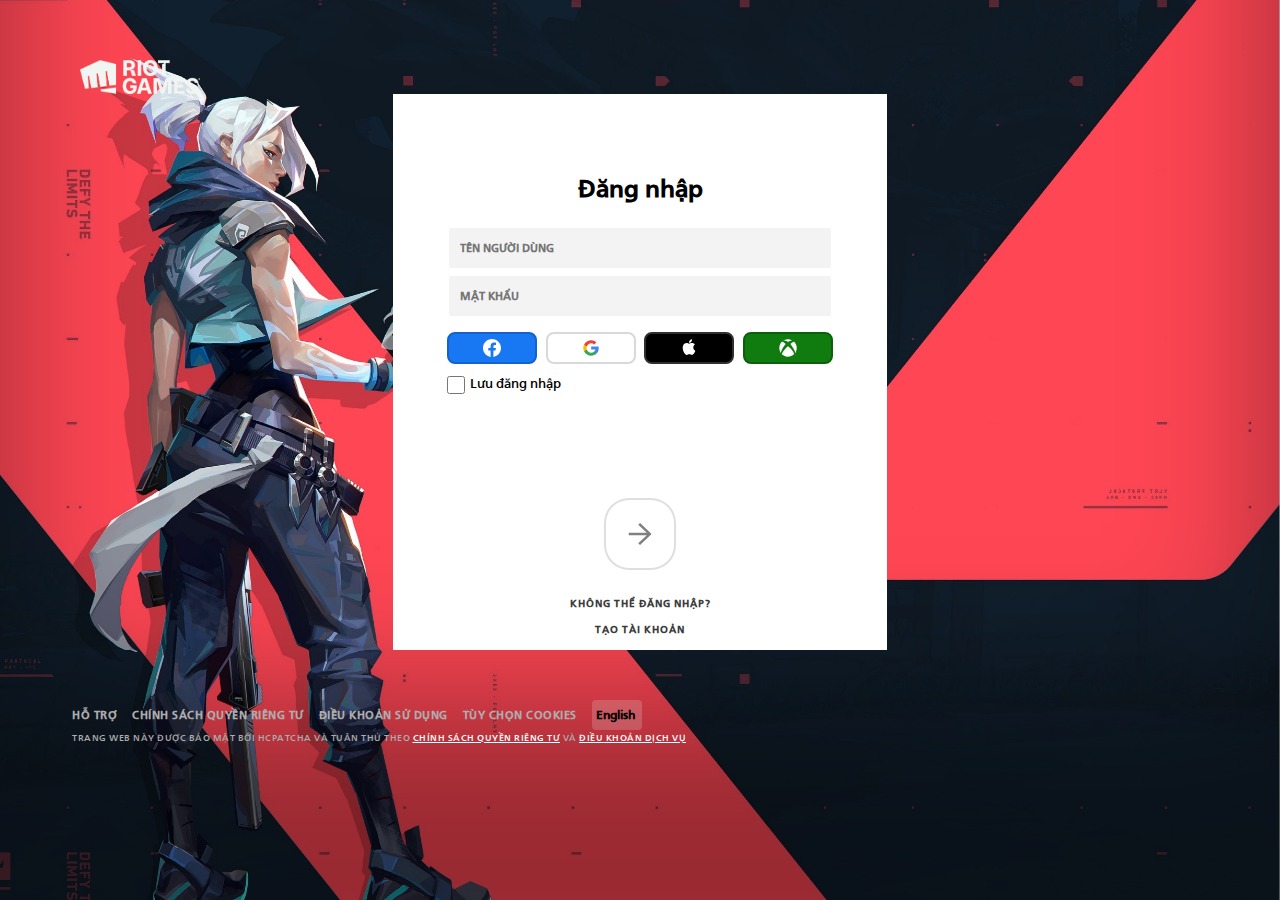
<file: assets/pages/dangNhap.html>
<html>
<head>
    <link rel="stylesheet" href="https://fonts.googleapis.com/css2?family=Material+Symbols+Outlined:opsz,wght,FILL,GRAD@20,400,0,0" />
    <title>Đăng nhập</title>
    <link rel="icon" href="../images/rioticon-mini.ico">
    <link rel="stylesheet" href="../css/dangNhap.css">
</head>
<body>
    <header><img src="../images/riot-game-logo.png" alt=""></header>
    <form name="loginform" action=""></form>
    <main>
        <h2>Đăng nhập</h2>
        <div class="loginform">
            <div class="information">
            <div class="inputcontainer"><input id="username" name="username" type="text" value="" placeholder="TÊN NGƯỜI DÙNG"><label>TÊN NGƯỜI DÙNG</label></div>
            <div class="inputcontainer"><input id="password" name="password" type="password" value="" placeholder="MẬT KHẨU"><label>MẬT KHẨU</label></div>
            <div class="buttonholder">
                <button type="button" name="facebook" style="background-color:#1877F2; border: 2px solid #1363cc;"><svg role="img" viewBox="0 0 24 24"><path d="M24 12C24 5.37258 18.6274 0 12 0C5.37258 0 0 5.37258 0 12C0 17.9895 4.3882 22.954 10.125 23.8542V15.4687H7.07812V12H10.125V9.35625C10.125 6.34875 11.9166 4.6875 14.6576 4.6875C15.9705 4.6875 17.3438 4.92187 17.3438 4.92187V7.875H15.8306C14.34 7.875 13.875 8.80008 13.875 9.74906V12H17.2031L16.6711 15.4687H13.875V23.8542C19.6118 22.954 24 17.9895 24 12Z" fill="white"></path></svg><title id="social">social icon</title></button>
                <button type="button" name="google" style="background-color:#FFFFFF; border: 2px solid #d9d9d9"><svg role="img" viewBox="10 10 28 28"><path d="M35.9999 24.2741C35.9999 23.4584 35.9324 22.6384 35.7884 21.8359H24.2417V26.4565H30.854C30.5796 27.9467 29.6979 29.2649 28.407 30.1026V33.1007H32.3519C34.6684 31.0108 35.9999 27.9246 35.9999 24.2741Z" fill="#4285F4"></path><path d="M24.2417 35.9984C27.5434 35.9984 30.3277 34.9359 32.3564 33.1018L28.4115 30.1037C27.314 30.8356 25.8971 31.25 24.2462 31.25C21.0526 31.25 18.3447 29.1382 17.3731 26.2988H13.3022V29.3895C15.3804 33.4412 19.6131 35.9984 24.2417 35.9984Z" fill="#34A853"></path><path d="M17.3685 26.298C16.8557 24.8078 16.8557 23.1941 17.3685 21.7039V18.6133H13.3022C11.5659 22.0037 11.5659 25.9982 13.3022 29.3886L17.3685 26.298Z" fill="#FBBC04"></path><path d="M24.2417 16.7492C25.987 16.7227 27.6738 17.3664 28.9378 18.548L32.4329 15.1223C30.2198 13.0854 27.2825 11.9655 24.2417 12.0008C19.6131 12.0008 15.3804 14.558 13.3022 18.6142L17.3686 21.7048C18.3357 18.8611 21.0481 16.7492 24.2417 16.7492Z" fill="#EA4335"></path></svg></button>
                <button type="button" name="apple" style="background-color:#000000; border: 2px solid #2f2f2f"><svg role="img" viewBox="0 0 24 32"><path d="M23.25 20.765C23.25 20.8551 22.7096 22.7465 21.3586 24.7279C20.1877 26.4392 19.0169 28.0604 17.1255 28.1505C15.2341 28.1505 14.6937 27.0697 12.5321 27.0697C10.3705 27.0697 9.74001 28.1505 8.02874 28.2405C6.22741 28.3306 4.78634 26.4392 3.70554 24.7279C1.27375 21.2153 -0.527587 14.9107 1.90421 10.6775C3.07508 8.606 5.23668 7.255 7.57841 7.255C9.37974 7.255 11.091 8.42586 12.1718 8.42586C13.2526 8.42586 15.3241 6.9848 17.4857 7.16493C18.3864 7.16493 20.9083 7.5252 22.5295 9.86693C22.4394 9.957 19.4672 11.6683 19.5573 15.0908C19.5573 19.3239 23.1599 20.765 23.25 20.765ZM16.0447 4.91326C17.0354 3.7424 17.6659 2.1212 17.4857 0.5C16.1347 0.590067 14.4235 1.40067 13.4327 2.57153C12.5321 3.56227 11.7215 5.27353 11.9917 6.80466C13.5228 6.9848 15.0539 6.08413 16.0447 4.91326Z" fill="white"></path></svg></button>
                <button type="button" name="xbox" style="background-color:#107C10; border: 2px solid #0c600c"><svg role="img" viewBox="0 0 22 22"><path d="M9.93695 21.6234C8.29366 21.4662 6.62994 20.8763 5.20074 19.9444C4.00311 19.1634 3.73266 18.8424 3.73266 18.2017C3.73266 16.9148 5.14843 14.6608 7.57072 12.0912C8.94642 10.6319 10.8627 8.92132 11.0699 8.96764C11.4727 9.05767 14.6936 12.1977 15.8993 13.6758C17.806 16.0132 18.6826 17.9271 18.2373 18.7803C17.8988 19.4289 15.7983 20.6966 14.2551 21.1836C12.9833 21.585 11.3129 21.7552 9.93695 21.6234ZM2.11512 16.8637C1.11992 15.3377 0.617109 13.8355 0.37435 11.6627C0.29419 10.9452 0.322915 10.5348 0.556372 9.06223C0.847342 7.22683 1.89314 5.10352 3.14977 3.79678C3.68498 3.24024 3.73278 3.22668 4.38516 3.44633C5.1774 3.71307 6.02345 4.29706 7.33555 5.48286L8.1011 6.17471L7.68305 6.68801C5.74247 9.07072 3.6939 12.4481 2.92186 14.5377C2.50215 15.6736 2.33286 16.8139 2.51345 17.2886C2.63538 17.6091 2.52339 17.4897 2.11512 16.8637ZM19.584 17.1232C19.6823 16.6435 19.558 15.7626 19.2666 14.874C18.6354 12.9498 16.5258 9.37002 14.5886 6.93613L13.9788 6.16995L14.6385 5.56448C15.5 4.77392 16.0981 4.30055 16.7434 3.89855C17.2526 3.58132 17.9804 3.30049 18.2932 3.30049C18.486 3.30049 19.165 4.00471 19.7131 4.77324C20.562 5.96354 21.1865 7.40644 21.5029 8.90851C21.7073 9.87904 21.7244 11.9565 21.5358 12.9247C21.3811 13.7192 21.0544 14.7498 20.7357 15.4488C20.4969 15.9725 19.903 16.9896 19.6427 17.3206C19.5089 17.4908 19.5088 17.4904 19.584 17.1232ZM10.1129 2.93713C9.21907 2.48348 7.84018 1.99652 7.07848 1.86551C6.81145 1.81958 6.35593 1.79396 6.06622 1.80859C5.43776 1.8403 5.46583 1.80746 6.47401 1.3314C7.31219 0.935622 8.01134 0.702884 8.96046 0.503706C10.0281 0.279644 12.035 0.277015 13.0857 0.4983C14.2205 0.737308 15.5568 1.23432 16.3098 1.69745L16.5336 1.8351L16.0201 1.80918C14.9998 1.75769 13.5128 2.16968 11.9162 2.94621C11.4347 3.18043 11.0157 3.3675 10.9853 3.36191C10.9548 3.35633 10.5622 3.16518 10.1129 2.93713Z" fill="white"></path></svg></button>
            </div>
            <div class="checkbox">
                <label>
                <input id="staysignedin" class="checkboxinput" name="staysignedin" value="staysignedin" type="checkbox"><span>Lưu đăng nhập</span>
                </label>
            </div>
            </div>
        </div>
        <div class="submit">
            <div>
                <button class="submit-button" type="submit" name="submit"><svg role="img" viewBox="0 0 32 32" aria-labelledby="forward"><path d="M22.8011 14.75L14.2234 6.70971L16.0474 5L26.8695 15.1441C27.3732 15.6163 27.3732 16.3817 26.8695 16.8538L16.0474 26.998L14.2234 25.2883L22.7989 17.25H4.75V14.75H22.8011Z" fill="grey"></path></svg></button>
            </div>
        </div>
        <div class="option">
            <span style="margin:0px 0px 8px; text-align:center"><a href="#">KHÔNG THỂ ĐĂNG NHẬP?</a></span>
            <span style="text-align:center"><a href="#">TẠO TÀI KHOẢN</a></span>
        </div>
    </form>
    </main>
    <footer>
        <div class="footer">
            <div class="footer-link-container">
                <div class="footer-link">
                    <a href="#">HỖ TRỢ</a>
                    <a href="#">CHÍNH SÁCH QUYỀN RIÊNG TƯ</a>
                    <a href="#">ĐIỀU KHOẢN SỬ DỤNG</a>
                    <a href="#">TÙY CHỌN COOKIES</a>
                    <!-- <svg width="12" height="12" viewBox="0 0 12 12" fill="none"><path d="M5.994 0C2.682 0 0 2.688 0 6C0 9.312 2.682 12 5.994 12C9.312 12 12 9.312 12 6C12 2.688 9.312 0 5.994 0ZM10.152 3.6H8.382C8.19 2.85 7.914 2.13 7.554 1.464C8.658 1.842 9.576 2.61 10.152 3.6ZM6 1.224C6.498 1.944 6.888 2.742 7.146 3.6H4.854C5.112 2.742 5.502 1.944 6 1.224ZM1.356 7.2C1.26 6.816 1.2 6.414 1.2 6C1.2 5.586 1.26 5.184 1.356 4.8H3.384C3.336 5.196 3.3 5.592 3.3 6C3.3 6.408 3.336 6.804 3.384 7.2H1.356ZM1.848 8.4H3.618C3.81 9.15 4.086 9.87 4.446 10.536C3.342 10.158 2.424 9.396 1.848 8.4ZM3.618 3.6H1.848C2.424 2.604 3.342 1.842 4.446 1.464C4.086 2.13 3.81 2.85 3.618 3.6ZM6 10.776C5.502 10.056 5.112 9.258 4.854 8.4H7.146C6.888 9.258 6.498 10.056 6 10.776ZM7.404 7.2H4.596C4.542 6.804 4.5 6.408 4.5 6C4.5 5.592 4.542 5.19 4.596 4.8H7.404C7.458 5.19 7.5 5.592 7.5 6C7.5 6.408 7.458 6.804 7.404 7.2ZM7.554 10.536C7.914 9.87 8.19 9.15 8.382 8.4H10.152C9.576 9.39 8.658 10.158 7.554 10.536ZM8.616 7.2C8.664 6.804 8.7 6.408 8.7 6C8.7 5.592 8.664 5.196 8.616 4.8H10.644C10.74 5.184 10.8 5.586 10.8 6C10.8 6.414 10.74 6.816 10.644 7.2H8.616Z" fill="#ADADAD"></path></svg> -->
                </div>    
                <select class="language"><option value="EN" lang="en">English</option><option value="cs" lang="cs">Čeština</option><option value="de" lang="de">Deutsch</option><option value="el" lang="el">ελληνικά</option><option value="es" lang="es">Español</option><option value="ES-MX" lang="ES-MX">Español (Latinoamérica)</option><option value="fr" lang="fr">Français</option><option value="hu" lang="hu">Magyar</option><option value="id" lang="id">Bahasa Indonesia</option><option value="it" lang="it">Italiano</option><option value="ms" lang="ms">Bahasa Melayu</option><option value="pl" lang="pl">Polski</option><option value="pt-BR" lang="pt-BR">Português do Brasil</option><option value="ro" lang="ro">Română</option><option value="ru" lang="ru">Русский</option><option value="th" lang="th">ภาษาไทย</option><option value="tr" lang="tr">Türkçe</option><option value="vi" lang="vi">Tiếng Việt</option><option value="ja" lang="ja">日本語</option><option value="ko" lang="ko">한국어</option><option value="ZH-MY" lang="ZH-MY">中文(简体)</option><option value="ZH-TW" lang="ZH-TW">中文(繁體)</option><option value="ar" lang="ar">العربية</option></select>
            </div>
            <div class="termsline">
                TRANG WEB NÀY ĐƯỢC BẢO MẬT BỞI HCPATCHA VÀ TUÂN THỦ THEO <a href="#">CHÍNH SÁCH QUYỀN RIÊNG TƯ</a> VÀ <a href="#">ĐIỀU KHOẢN DỊCH VỤ</a>
            </div>
        </div>
    </footer>
</body>
</html>
</file>
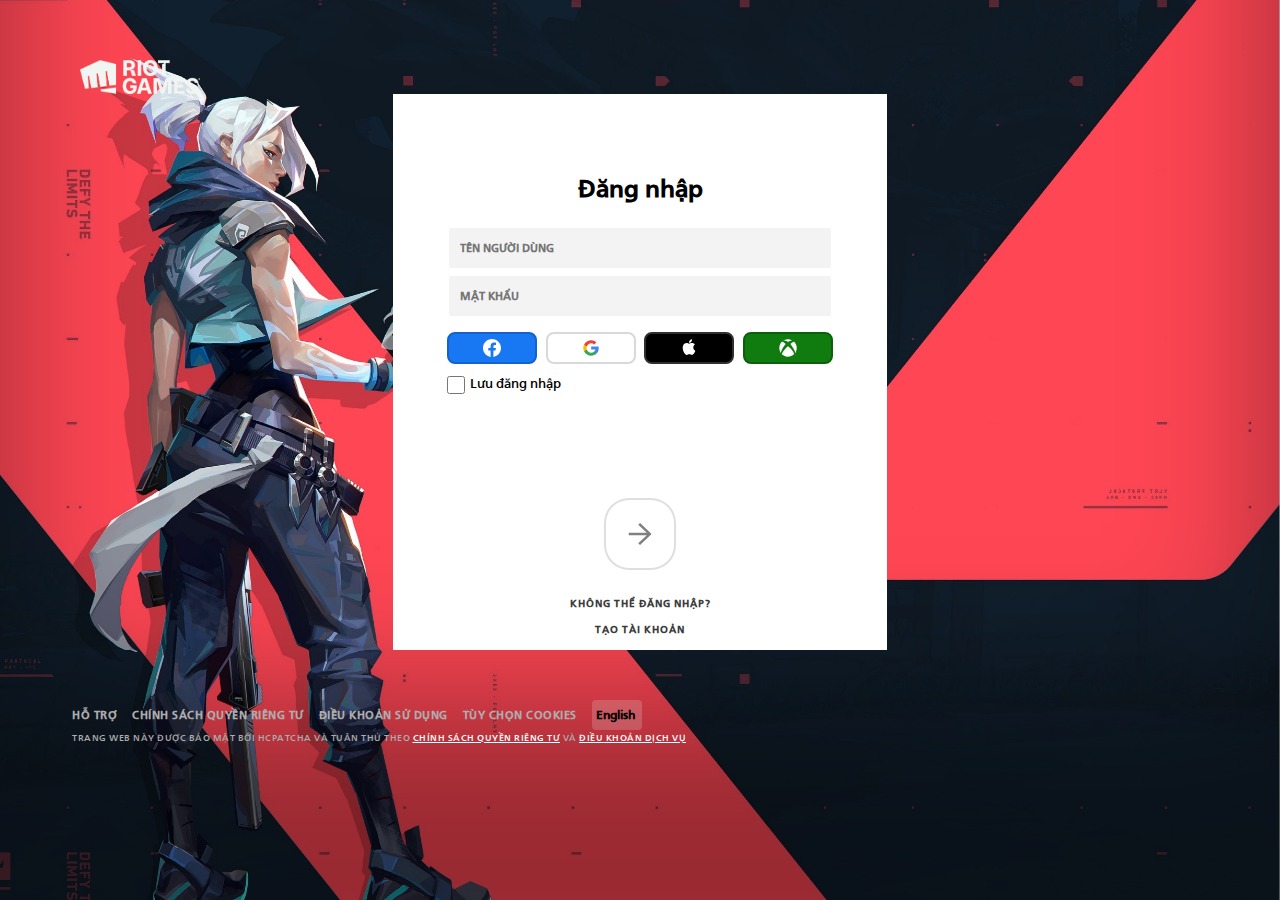
<file: assets/pages/login.html>
<html>
<head>
    <link rel="stylesheet" href="https://fonts.googleapis.com/css2?family=Material+Symbols+Outlined:opsz,wght,FILL,GRAD@20,400,0,0" />
    <title>Đăng nhập</title>
    <link rel="icon" href="../images/rioticon-mini.ico">
    <link rel="stylesheet" href="../css/login.css">
</head>
<body>
    <header><img src="../images/riot-game-logo.png" alt=""></header>
    <form name="loginform" action=""></form>
    <main>
        <h2>Đăng nhập</h2>
        <div class="loginform">
            <div class="information">
            <div class="inputcontainer"><input id="username" name="username" type="text" value="" placeholder="TÊN NGƯỜI DÙNG"><label>TÊN NGƯỜI DÙNG</label></div>
            <div class="inputcontainer"><input id="password" name="password" type="password" value="" placeholder="MẬT KHẨU"><label>MẬT KHẨU</label></div>
            <div class="buttonholder">
                <button type="button" name="facebook" style="background-color:#1877F2; border: 2px solid #1363cc;"><svg role="img" viewBox="0 0 24 24"><path d="M24 12C24 5.37258 18.6274 0 12 0C5.37258 0 0 5.37258 0 12C0 17.9895 4.3882 22.954 10.125 23.8542V15.4687H7.07812V12H10.125V9.35625C10.125 6.34875 11.9166 4.6875 14.6576 4.6875C15.9705 4.6875 17.3438 4.92187 17.3438 4.92187V7.875H15.8306C14.34 7.875 13.875 8.80008 13.875 9.74906V12H17.2031L16.6711 15.4687H13.875V23.8542C19.6118 22.954 24 17.9895 24 12Z" fill="white"></path></svg><title id="social">social icon</title></button>
                <button type="button" name="google" style="background-color:#FFFFFF; border: 2px solid #d9d9d9"><svg role="img" viewBox="10 10 28 28"><path d="M35.9999 24.2741C35.9999 23.4584 35.9324 22.6384 35.7884 21.8359H24.2417V26.4565H30.854C30.5796 27.9467 29.6979 29.2649 28.407 30.1026V33.1007H32.3519C34.6684 31.0108 35.9999 27.9246 35.9999 24.2741Z" fill="#4285F4"></path><path d="M24.2417 35.9984C27.5434 35.9984 30.3277 34.9359 32.3564 33.1018L28.4115 30.1037C27.314 30.8356 25.8971 31.25 24.2462 31.25C21.0526 31.25 18.3447 29.1382 17.3731 26.2988H13.3022V29.3895C15.3804 33.4412 19.6131 35.9984 24.2417 35.9984Z" fill="#34A853"></path><path d="M17.3685 26.298C16.8557 24.8078 16.8557 23.1941 17.3685 21.7039V18.6133H13.3022C11.5659 22.0037 11.5659 25.9982 13.3022 29.3886L17.3685 26.298Z" fill="#FBBC04"></path><path d="M24.2417 16.7492C25.987 16.7227 27.6738 17.3664 28.9378 18.548L32.4329 15.1223C30.2198 13.0854 27.2825 11.9655 24.2417 12.0008C19.6131 12.0008 15.3804 14.558 13.3022 18.6142L17.3686 21.7048C18.3357 18.8611 21.0481 16.7492 24.2417 16.7492Z" fill="#EA4335"></path></svg></button>
                <button type="button" name="apple" style="background-color:#000000; border: 2px solid #2f2f2f"><svg role="img" viewBox="0 0 24 32"><path d="M23.25 20.765C23.25 20.8551 22.7096 22.7465 21.3586 24.7279C20.1877 26.4392 19.0169 28.0604 17.1255 28.1505C15.2341 28.1505 14.6937 27.0697 12.5321 27.0697C10.3705 27.0697 9.74001 28.1505 8.02874 28.2405C6.22741 28.3306 4.78634 26.4392 3.70554 24.7279C1.27375 21.2153 -0.527587 14.9107 1.90421 10.6775C3.07508 8.606 5.23668 7.255 7.57841 7.255C9.37974 7.255 11.091 8.42586 12.1718 8.42586C13.2526 8.42586 15.3241 6.9848 17.4857 7.16493C18.3864 7.16493 20.9083 7.5252 22.5295 9.86693C22.4394 9.957 19.4672 11.6683 19.5573 15.0908C19.5573 19.3239 23.1599 20.765 23.25 20.765ZM16.0447 4.91326C17.0354 3.7424 17.6659 2.1212 17.4857 0.5C16.1347 0.590067 14.4235 1.40067 13.4327 2.57153C12.5321 3.56227 11.7215 5.27353 11.9917 6.80466C13.5228 6.9848 15.0539 6.08413 16.0447 4.91326Z" fill="white"></path></svg></button>
                <button type="button" name="xbox" style="background-color:#107C10; border: 2px solid #0c600c"><svg role="img" viewBox="0 0 22 22"><path d="M9.93695 21.6234C8.29366 21.4662 6.62994 20.8763 5.20074 19.9444C4.00311 19.1634 3.73266 18.8424 3.73266 18.2017C3.73266 16.9148 5.14843 14.6608 7.57072 12.0912C8.94642 10.6319 10.8627 8.92132 11.0699 8.96764C11.4727 9.05767 14.6936 12.1977 15.8993 13.6758C17.806 16.0132 18.6826 17.9271 18.2373 18.7803C17.8988 19.4289 15.7983 20.6966 14.2551 21.1836C12.9833 21.585 11.3129 21.7552 9.93695 21.6234ZM2.11512 16.8637C1.11992 15.3377 0.617109 13.8355 0.37435 11.6627C0.29419 10.9452 0.322915 10.5348 0.556372 9.06223C0.847342 7.22683 1.89314 5.10352 3.14977 3.79678C3.68498 3.24024 3.73278 3.22668 4.38516 3.44633C5.1774 3.71307 6.02345 4.29706 7.33555 5.48286L8.1011 6.17471L7.68305 6.68801C5.74247 9.07072 3.6939 12.4481 2.92186 14.5377C2.50215 15.6736 2.33286 16.8139 2.51345 17.2886C2.63538 17.6091 2.52339 17.4897 2.11512 16.8637ZM19.584 17.1232C19.6823 16.6435 19.558 15.7626 19.2666 14.874C18.6354 12.9498 16.5258 9.37002 14.5886 6.93613L13.9788 6.16995L14.6385 5.56448C15.5 4.77392 16.0981 4.30055 16.7434 3.89855C17.2526 3.58132 17.9804 3.30049 18.2932 3.30049C18.486 3.30049 19.165 4.00471 19.7131 4.77324C20.562 5.96354 21.1865 7.40644 21.5029 8.90851C21.7073 9.87904 21.7244 11.9565 21.5358 12.9247C21.3811 13.7192 21.0544 14.7498 20.7357 15.4488C20.4969 15.9725 19.903 16.9896 19.6427 17.3206C19.5089 17.4908 19.5088 17.4904 19.584 17.1232ZM10.1129 2.93713C9.21907 2.48348 7.84018 1.99652 7.07848 1.86551C6.81145 1.81958 6.35593 1.79396 6.06622 1.80859C5.43776 1.8403 5.46583 1.80746 6.47401 1.3314C7.31219 0.935622 8.01134 0.702884 8.96046 0.503706C10.0281 0.279644 12.035 0.277015 13.0857 0.4983C14.2205 0.737308 15.5568 1.23432 16.3098 1.69745L16.5336 1.8351L16.0201 1.80918C14.9998 1.75769 13.5128 2.16968 11.9162 2.94621C11.4347 3.18043 11.0157 3.3675 10.9853 3.36191C10.9548 3.35633 10.5622 3.16518 10.1129 2.93713Z" fill="white"></path></svg></button>
            </div>
            <div class="checkbox">
                <label>
                <input id="staysignedin" class="checkboxinput" name="staysignedin" value="staysignedin" type="checkbox"><span>Lưu đăng nhập</span>
                </label>
            </div>
            </div>
        </div>
        <div class="submit">
            <div>
                <button class="submit-button" type="submit" name="submit"><svg role="img" viewBox="0 0 32 32" aria-labelledby="forward"><path d="M22.8011 14.75L14.2234 6.70971L16.0474 5L26.8695 15.1441C27.3732 15.6163 27.3732 16.3817 26.8695 16.8538L16.0474 26.998L14.2234 25.2883L22.7989 17.25H4.75V14.75H22.8011Z" fill="grey"></path></svg></button>
            </div>
        </div>
        <div class="option">
            <span style="margin:0px 0px 8px; text-align:center"><a href="#">KHÔNG THỂ ĐĂNG NHẬP?</a></span>
            <span style="text-align:center"><a href="#">TẠO TÀI KHOẢN</a></span>
        </div>
    </form>
    </main>
    <footer>
        <div class="footer">
            <div class="footer-link-container">
                <div class="footer-link">
                    <a href="#">HỖ TRỢ</a>
                    <a href="#">CHÍNH SÁCH QUYỀN RIÊNG TƯ</a>
                    <a href="#">ĐIỀU KHOẢN SỬ DỤNG</a>
                    <a href="#">TÙY CHỌN COOKIES</a>
                    <!-- <svg width="12" height="12" viewBox="0 0 12 12" fill="none"><path d="M5.994 0C2.682 0 0 2.688 0 6C0 9.312 2.682 12 5.994 12C9.312 12 12 9.312 12 6C12 2.688 9.312 0 5.994 0ZM10.152 3.6H8.382C8.19 2.85 7.914 2.13 7.554 1.464C8.658 1.842 9.576 2.61 10.152 3.6ZM6 1.224C6.498 1.944 6.888 2.742 7.146 3.6H4.854C5.112 2.742 5.502 1.944 6 1.224ZM1.356 7.2C1.26 6.816 1.2 6.414 1.2 6C1.2 5.586 1.26 5.184 1.356 4.8H3.384C3.336 5.196 3.3 5.592 3.3 6C3.3 6.408 3.336 6.804 3.384 7.2H1.356ZM1.848 8.4H3.618C3.81 9.15 4.086 9.87 4.446 10.536C3.342 10.158 2.424 9.396 1.848 8.4ZM3.618 3.6H1.848C2.424 2.604 3.342 1.842 4.446 1.464C4.086 2.13 3.81 2.85 3.618 3.6ZM6 10.776C5.502 10.056 5.112 9.258 4.854 8.4H7.146C6.888 9.258 6.498 10.056 6 10.776ZM7.404 7.2H4.596C4.542 6.804 4.5 6.408 4.5 6C4.5 5.592 4.542 5.19 4.596 4.8H7.404C7.458 5.19 7.5 5.592 7.5 6C7.5 6.408 7.458 6.804 7.404 7.2ZM7.554 10.536C7.914 9.87 8.19 9.15 8.382 8.4H10.152C9.576 9.39 8.658 10.158 7.554 10.536ZM8.616 7.2C8.664 6.804 8.7 6.408 8.7 6C8.7 5.592 8.664 5.196 8.616 4.8H10.644C10.74 5.184 10.8 5.586 10.8 6C10.8 6.414 10.74 6.816 10.644 7.2H8.616Z" fill="#ADADAD"></path></svg> -->
                </div>    
                <select data-testid="language-selector"><option value="EN" lang="en">English</option><option value="cs" lang="cs">Čeština</option><option value="de" lang="de">Deutsch</option><option value="el" lang="el">ελληνικά</option><option value="es" lang="es">Español</option><option value="ES-MX" lang="ES-MX">Español (Latinoamérica)</option><option value="fr" lang="fr">Français</option><option value="hu" lang="hu">Magyar</option><option value="id" lang="id">Bahasa Indonesia</option><option value="it" lang="it">Italiano</option><option value="ms" lang="ms">Bahasa Melayu</option><option value="pl" lang="pl">Polski</option><option value="pt-BR" lang="pt-BR">Português do Brasil</option><option value="ro" lang="ro">Română</option><option value="ru" lang="ru">Русский</option><option value="th" lang="th">ภาษาไทย</option><option value="tr" lang="tr">Türkçe</option><option value="vi" lang="vi">Tiếng Việt</option><option value="ja" lang="ja">日本語</option><option value="ko" lang="ko">한국어</option><option value="ZH-MY" lang="ZH-MY">中文(简体)</option><option value="ZH-TW" lang="ZH-TW">中文(繁體)</option><option value="ar" lang="ar">العربية</option></select>
            </div>
            <div class="termsline">
                TRANG WEB NÀY ĐƯỢC BẢO MẬT BỞI HCPATCHA VÀ TUÂN THỦ THEO <a href="#">CHÍNH SÁCH QUYỀN RIÊNG TƯ</a> VÀ <a href="#">ĐIỀU KHOẢN DỊCH VỤ</a>
            </div>
        </div>
    </footer>
</body>
</html>
</file>
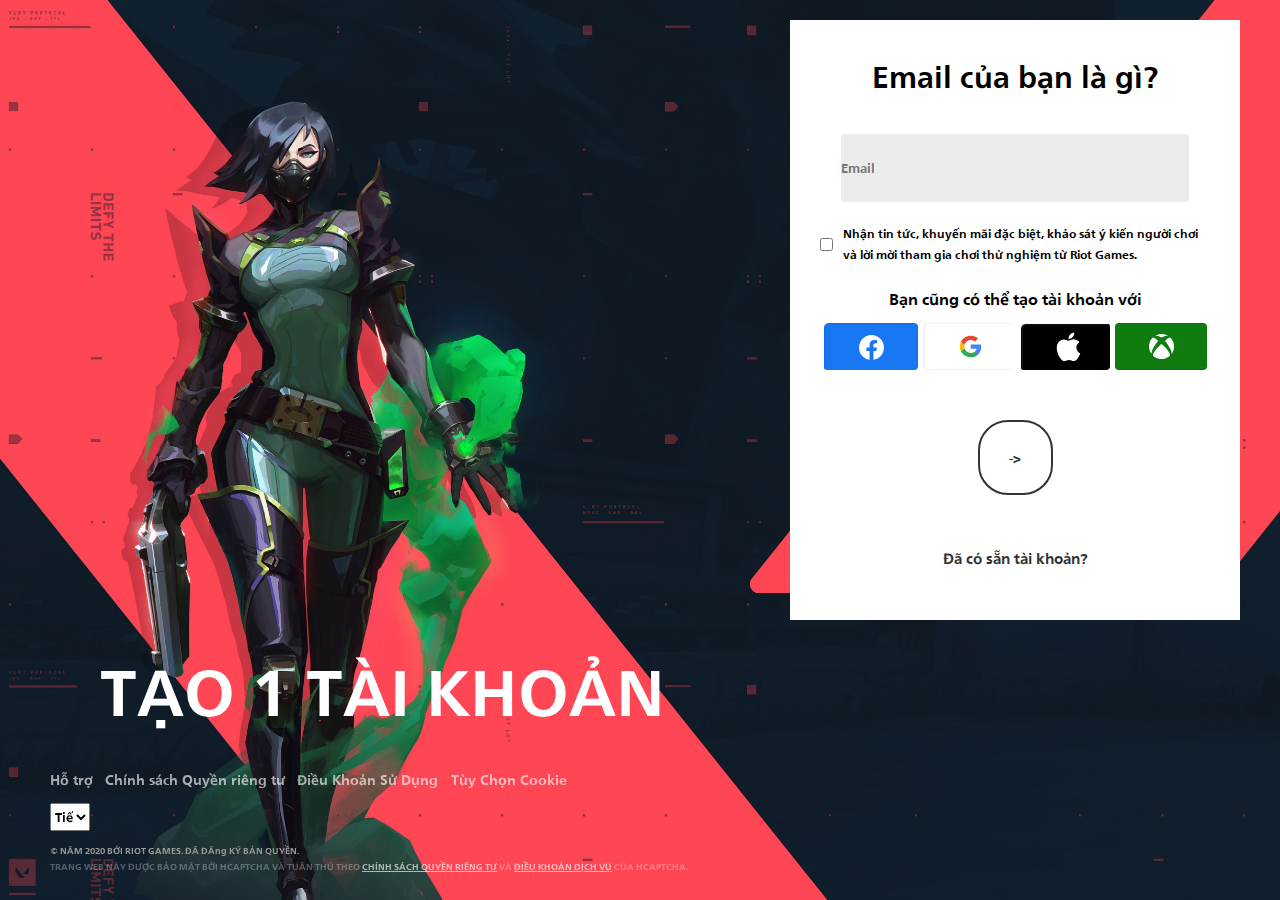
<file: assets/pages/TaoTaiKhoan.html>
<!DOCTYPE html>
<html lang="vi">
    <head>
      <meta charset="utf-8">
      <link rel="shortcut icon" type="image/x-icon" href="../images/val-favicon.ico"/>
      <title>Tạo tài khoản</title>
      <meta name="viewport" content="width=device-width, user-scalable=no, maximum-scale=1.0">
      <link rel="stylesheet" href="/assets/css/TaoTaiKhoan.css">
</head>
<body class="screen">       
    <div class="main">  
        <div class="TieuDe"><h3 class="title" >TẠO 1 TÀI KHOẢN</h3>  </div>             
        <div class="signup-wrapper">
            <form>
                <h5 class="heading-title">Email của bạn là gì?</h5>
                <div class="field">
                    <div class="field__input">
                        <input name="email" spellcheck="false" class="email" type="email" autocomplete="on" placeholder="Email">
                    </div>
                </div>
                <div class="checkbox-newsletter">
                    <label class="checkbox-newsletter__label">
                        <input type="checkbox" name="newsletter">
                        <span class="checkbox__text">Nhận tin tức, khuyến mãi đặc biệt, khảo sát ý kiến người chơi và lời mời tham gia chơi thử nghiệm từ Riot Games.</span>
                    </label>
                </div>
                <div class="subheader">
                    <div class="web-caption">Bạn cũng có thể tạo tài khoản với</div>
                </div>
                <div class="AllButton">
                    <button type="button" class="login-button__facebook" title="facebook"></button>
                    <button type="button" class="login-button__google" title="google"></button>
                    <button type="button" class="login-button__apple" title="apple"></button>
                    <button type="button" class="login-button__xbox" title="xbox"></button>
                </div>
                <div class="container">
                    <button type="submit" class="submit" title="Tiếp theo">-></button>
                </div>
                <div class="change">
                    <a href="" class="change" data-testid="signup-signin-link">Đã có sẵn tài khoản?</a>
                </div>         
            </form>
        </div>
        <div class="footer-wrapper">
            <footer class="footer-menu">
                <div class="footer-menu-actions">
                    <div class="footer-menu-links">
                        <a href="#" class="footer-menu__link">Hỗ trợ</a>
                        <a href="#" class="footer-menu__link">Chính sách Quyền riêng tư</a>
                        <a href="#" class="footer-menu__link">Điều Khoản Sử Dụng</a>
                        <a href="" class="footer-menu__link">Tùy Chọn Cookie</a>
                    </div>
                    <div class="line">
                    <div class="footer-menu-language">
                        <select class="language-selector" data-testid="language-selector">
                            <option value="vi_VN" lang="vi">Tiếng Việt</option>
                            <option value="en_US" lang="en">English</option>
                            <option value="cs_CZ" lang="cs">Čeština</option>
                            <option value="de_DE" lang="de">Deutsch</option>
                            <option value="el_GR" lang="el">Ελληνικά</option>
                            <option value="es_ES" lang="es">Español</option>
                            <option value="es_MX" lang="es-419">Español (Latinoamérica)</option>
                            <option value="fr_FR" lang="fr">Français</option>
                            <option value="hu_HU" lang="hu">Magyar</option>
                            <option value="id_ID" lang="id">Bahasa Indonesia</option>
                            <option value="it_IT" lang="it">Italiano</option>
                            <option value="pl_PL" lang="pl">Polski</option>
                            <option value="pt_BR" lang="pt-BR">Português do Brasil</option>
                            <option value="ro_RO" lang="ro">Română</option>
                            <option value="ru_RU" lang="ru">Русский</option>
                            <option value="th_TH" lang="th">ภาษาไทย</option>
                            <option value="tr_TR" lang="tr">Türkçe</option>
                            <option value="ms_MY" lang="ms">Bahasa Melayu</option>
                            <option value="ja_JP" lang="ja">日本語</option>
                            <option value="ko_KR" lang="ko">한국어</option>
                            <option value="zh_MY" lang="zh-Hans">中文(简体)</option>
                            <option value="zh_TW" lang="zh-Hant">中文(繁體)</option>
                            <option value="ar_AE" lang="ar">العربية</option>                
                        </select>
                        <span class="language-selector"></span>
                    </div>
                    </div>
                    <div class="footer-menu-links_2">
                        <div class="footer-menu-content">
                            <p>© NĂM 2020 BỞI RIOT GAMES. ĐÃ ĐĂng KÝ BẢN QUYỀN.</p>
                        </div>
                        <div class="caption">
                            TRANG WEB NÀY ĐƯỢC BẢO MẬT BỞI HCAPTCHA VÀ TUÂN THỦ THEO <a href="" class="color">CHÍNH SÁCH QUYỀN RIÊNG TƯ</a> VÀ <a href="" class="color">ĐIỀU KHOẢN DỊCH VỤ</a> CỦA HCAPTCHA.
                        </div>
                    </div>
                </div>
            </footer>
        </div>        
    </div>
</body>
</file>
<file: assets/css/dangNhap.css>
@font-face {
    font-family: NeueFrutiger-M;
    src: url(../fonts/NeueFrutigerWorld-Medium.vi_VN.woff2);
}
@font-face {
    font-family: NeueFrutiger-B;
    src: url(../fonts/FFMarkW05-Bold.woff2);
}
@font-face {
    font-family: NeueFrutiger-H;
    src: url(../fonts/FFMarkW05-Heavy.woff2);
}
html{    
    box-shadow: 0px -200px 150px 0px #00000066 inset;
}
*{
    padding: 0px;
    margin: 0px;
    font-family: NeueFrutiger-M;
}
*,
*::before,
*::after {
  box-sizing: border-box;
}
body{
    background-image: url("../images/desktop_background.jpg");
    background-size: cover;
    background-repeat: no-repeat;
}
header{
    display:flex;
    padding: 60px 80px 0px;
}
header img{
    width: 120px;
}
main{
    display:flex;
    flex-direction: column;
    padding: 28px 54px;
    margin: auto;
    width:494px;
    height: 556px;
    background-color: white;
}
h2{
    padding: 45px 0px 0px;
    text-align: center;
    width: 100%;
    height: 78px;
    font-weight: 600;
}
.loginform{
    display: flex;
    padding: 24px 0px 0px;
    width: 100%;
    flex-grow: 1;
}
.information{
    display: flex;
    flex-basis: 100%;
    height: 194px;
    flex-direction: column;
}
.inputcontainer{
    width:100%; 
    height:48px; 
    padding:2px 0px;
}
.information input:focus{
    padding: 0.8em 0.5em 0.15em 0.5em;
    font-size: 12px;
}
.information input{
    width:100%;
    height:44px;
    padding: 0.5em 1em;
    font-size:  11px;
    font-family: inherit;
    background-color:rgba(240, 240, 240, 0.8) ;
    border: 2px solid #fff;
    border-radius: 4px;
    font-weight: bold;
}
.information .inputcontainer{
    position: relative;
    width:100%;
}
.information input ~ label{
    font-size: 10px;
    font-weight: bold;
    position: absolute;
    transform: scaleY(0.5); 
    left: 1em;
    top: 0.3em;
    opacity: 0;
}
.information input:focus ~ label{
    transform: scaleY(1);
    opacity: 1;
    transform-origin: top;
    transition: all 0.2s ease-in-out;
}
.information input:focus::placeholder{
    transform: scale(0.5);
    opacity: 0;
    transform-origin: 5px 10px;
    transition: all 0.2s ease-in-out;
}
.buttonholder{
    display: grid;
    grid-auto-flow: column;
    margin:12px 0px;
    grid-gap: 8.5px;
}
.buttonholder button{
    width: 90px;
    height:32px;
    border-radius: 8px;
    cursor: pointer;
}
button:active{
    outline: 2px solid black;   
    outline-offset: 2px;
}
.buttonholder svg{
    width:18px;
    height:18px;
}
.checkbox{
    display:flex; 
    width:120px; 
    height:18px;
    position: relative;
}
.checkbox .checkboxinput{
    position: absolute;
    background: transparent;
    border: none;
    box-sizing: border-box;
    border-radius: 5px;
    display: block;
    height: 18px;
    width: 18px;
}
.checkbox span{
    font-size:13px;
    width:100%;
    height:18px;
    position:relative;
    bottom:4px;
    left:23px;
}
.submit{
    display:flex;
    justify-content: center;
}
.submit div{
    display:flex;
    justify-content: center;
    margin: 80px 0px 24px;
    width: 20%;
    height: 72px;
}
.submit-button{
    width: 72px;
    height: 72px;
    border: 2px solid rgba(128, 128, 128, 0.25);
    border-radius: 25px;
    background-color: white;
    cursor: pointer;
}
.submit-button:active{
    outline: 0px;
    border: 2px solid rgba(128, 128, 128, 0.6);
    background-color:rgb(238, 238, 238);
}
.submit svg{
    width:32px;
    height:32px;
}
.option{
    display: flex;
    flex-direction: column;
}
.option span{
    font-size: 10.24px;
    color: #3b3b3b;
    font-weight: bold;
    letter-spacing: 1px;
}
a{
    text-decoration: none;
    color: inherit;
}
footer{
    margin: 50px 72px 48px;
    letter-spacing: 0.5px;
}
.footer-link-container{
    display: flex;
}
.footer-link{
    margin: 5px 0px; 
    display:flex; 
    color:#ADADAD;
    font-size: 11px;
}
.footer-link a{
    padding-right: 15px;
    font-weight: bold;
}
.language::-webkit-scrollbar {
    display: none;
}
.termsline{ 
    color:#ADADAD;
    font-size: 9px;
}
.termsline a{
    text-decoration: underline;
    color: white;
}
select{
    appearance: none;
    -webkit-appearance: none;
    width: 50px;
    font-size: 12px;
    font-weight:bold;
    font-family: inherit;
    color: black;
    background-color: rgba(235, 235, 235, 0.2);
    border: 2px solid #caced100;
    border-radius: 0.25rem;
    cursor: pointer;
    padding: 0px 2px;
}
@media screen and (max-width: 1040px){
    body{
        background-image: url(../images/mobile_background.jpg);
        display: flex;
        flex-direction: column;
        align-items: center;
    }
    header{
        display:flex;
        justify-content: center;
        width:100%;
        height: 90px;
        padding: 24px 16px;
    }
    header img{
        width: 140px;
    }
    main{
        width: 700px;
        height: 750px;
        margin: 200px;
        padding: 30px 40px;
    }
    .information input:focus{
        font-size: 14px;
    }
    .information{
        display: flex;
        flex-basis: 100%;
        height: 260px;
        flex-direction: column;
    }
    .inputcontainer{
        height:100px;
    }
    .information input{
        height:70px;
        font-size: 15px;
    }
    .buttonholder button{
        margin-top: 20px;
        width: 150px;
        height:60px;
        border-radius: 15px;
    }
    button:active{
        outline: 2px solid black;   
        outline-offset: 2px;
    }
    .buttonholder svg{
        width:32px;
        height:32px;
    }
    .checkbox{
        display:flex; 
        margin-top: 5px;
        width:120px; 
        height:40px;
        position: relative;
    }
    .checkbox .checkboxinput{
        height: 40px;
        width: 40px;
    }
    .checkbox span{
        font-size:16px;
        height:34px;
        position:relative;
        bottom:-7px;
        left:50px;
    }
    .submit div{
        display:flex;
        justify-content: center;
        margin: 80px 0px 24px;
        height: 100px;
    }
    .submit-button{
        width: 105px;
        height: 105px;
        border-radius: 40px;
    }
    .submit svg{
        width:38px;
        height:38px;
    }
    .option span{
        font-size: 13.5px;
    }
    .footer{
        margin-bottom: 10px;
    }
    .footer-link-container{
        flex-direction: column-reverse;
        flex-wrap: wrap;
        align-items: center;
    }
    .footer-link{
        font-size: 13px;
    }
    .termsline{ 
        font-size: 10px;
    }
    .information input ~ label{
        font-size: 13px;
        font-weight: bold;
        position: absolute;
        transform: scaleY(0.5); 
        left: 0.8em;
        top: 0.35em;
        opacity: 0;
    }
}
</file>
<file: assets/css/login.css>
@font-face {
    font-family: NeueFrutiger-M;
    src: url(../fonts/NeueFrutigerWorld-Medium.vi_VN.woff2);
}
@font-face {
    font-family: NeueFrutiger-B;
    src: url(../fonts/FFMarkW05-Bold.woff2);
}
@font-face {
    font-family: NeueFrutiger-H;
    src: url(../fonts/FFMarkW05-Heavy.woff2);
}
html{    
    box-shadow: 0px -200px 150px 0px #00000066 inset;
}
*{
    padding: 0px;
    margin: 0px;
    font-family: NeueFrutiger-M;
}
*,
*::before,
*::after {
  box-sizing: border-box;
}
body{
    background-image: url("../images/desktop_background.jpg");
    background-size: cover;
    background-repeat: no-repeat;
}
header{
    display:flex;
    padding: 60px 80px 0px;
}
header img{
    width: 120px;
}
main{
    display:flex;
    flex-direction: column;
    padding: 28px 54px;
    margin: auto;
    width:494px;
    height: 556px;
    background-color: white;
}
h2{
    padding: 45px 0px 0px;
    text-align: center;
    width: 100%;
    height: 78px;
    font-weight: 600;
}
.loginform{
    display: flex;
    padding: 24px 0px 0px;
    width: 100%;
    flex-grow: 1;
}
.information{
    display: flex;
    flex-basis: 100%;
    height: 194px;
    flex-direction: column;
}
.inputcontainer{
    width:100%; 
    height:48px; 
    padding:2px 0px;
}
.information input:focus{
    padding: 0.8em 0.5em 0.15em 0.5em;
    font-size: 12px;
}
.information input{
    width:100%;
    height:44px;
    padding: 0.5em 1em;
    font-size:  11px;
    font-family: inherit;
    background-color:rgba(240, 240, 240, 0.8) ;
    border: 2px solid #fff;
    border-radius: 4px;
    font-weight: bold;
}
.information .inputcontainer{
    position: relative;
    width:100%;
}
.information input ~ label{
    font-size: 10px;
    font-weight: bold;
    position: absolute;
    transform: scaleY(0.5); 
    left: 1em;
    top: 0.3em;
    opacity: 0;
}
.information input:focus ~ label{
    transform: scaleY(1);
    opacity: 1;
    transform-origin: top;
    transition: all 0.2s ease-in-out;
}
.information input:focus::placeholder{
    transform: scale(0.5);
    opacity: 0;
    transform-origin: 5px 10px;
    transition: all 0.2s ease-in-out;
}
.buttonholder{
    display: grid;
    grid-auto-flow: column;
    margin:12px 0px;
    grid-gap: 8.5px;
}
.buttonholder button{
    width: 90px;
    height:32px;
    border-radius: 8px;
    cursor: pointer;
}
button:active{
    outline: 2px solid black;   
    outline-offset: 2px;
}
.buttonholder svg{
    width:18px;
    height:18px;
}
.checkbox{
    display:flex; 
    width:120px; 
    height:18px;
    position: relative;
}
.checkbox .checkboxinput{
    position: absolute;
    background: transparent;
    border: none;
    box-sizing: border-box;
    border-radius: 5px;
    display: block;
    height: 18px;
    width: 18px;
}
.checkbox span{
    font-size:13px;
    width:100%;
    height:18px;
    position:relative;
    bottom:4px;
    left:23px;
}
.submit{
    display:flex;
    justify-content: center;
}
.submit div{
    display:flex;
    justify-content: center;
    margin: 80px 0px 24px;
    width: 20%;
    height: 72px;
}
.submit-button{
    width: 72px;
    height: 72px;
    border: 2px solid rgba(128, 128, 128, 0.25);
    border-radius: 25px;
    background-color: white;
    cursor: pointer;
}
.submit-button:active{
    outline: 0px;
    border: 2px solid rgba(128, 128, 128, 0.6);
    background-color:rgb(238, 238, 238);
}
.submit svg{
    width:32px;
    height:32px;
}
.option{
    display: flex;
    flex-direction: column;
}
.option span{
    font-size: 10.24px;
    color: #3b3b3b;
    font-weight: bold;
    letter-spacing: 1px;
}
a{
    text-decoration: none;
    color: inherit;
}
footer{
    margin: 50px 72px 48px;
    letter-spacing: 0.5px;
}
.footer-link-container{
    display: flex;
}
.footer-link{
    margin: 5px 0px; 
    display:flex; 
    color:#ADADAD;
    font-size: 11px;
}
.footer-link a{
    padding-right: 15px;
    font-weight: bold;
}
.termsline{ 
    color:#ADADAD;
    font-size: 9px;
}
.termsline a{
    text-decoration: underline;
    color: white;
}
select{
    appearance: none;
    -webkit-appearance: none;
    width: 50px;
    font-size: 12px;
    font-weight:bold;
    font-family: inherit;
    color: black;
    background-color: rgba(235, 235, 235, 0.2);
    border: 2px solid #caced100;
    border-radius: 0.25rem;
    cursor: pointer;
    padding: 0px 2px;
}
@media screen and (max-width: 1040px){
    body{
        background-image: url(../images/mobile_background.jpg);
        display: flex;
        flex-direction: column;
        align-items: center;
    }
    header{
        display:flex;
        justify-content: center;
        width:100%;
        height: 90px;
        padding: 24px 16px;
    }
    header img{
        width: 140px;
    }
    main{
        width: 700px;
        height: 750px;
        margin: 200px;
        padding: 30px 40px;
    }
    .information input:focus{
        font-size: 14px;
    }
    .information{
        display: flex;
        flex-basis: 100%;
        height: 260px;
        flex-direction: column;
    }
    .inputcontainer{
        height:100px;
    }
    .information input{
        height:70px;
        font-size: 15px;
    }
    .buttonholder button{
        margin-top: 20px;
        width: 150px;
        height:60px;
        border-radius: 15px;
    }
    button:active{
        outline: 2px solid black;   
        outline-offset: 2px;
    }
    .buttonholder svg{
        width:32px;
        height:32px;
    }
    .checkbox{
        display:flex; 
        margin-top: 5px;
        width:120px; 
        height:40px;
        position: relative;
    }
    .checkbox .checkboxinput{
        height: 40px;
        width: 40px;
    }
    .checkbox span{
        font-size:16px;
        height:34px;
        position:relative;
        bottom:-7px;
        left:50px;
    }
    .submit div{
        display:flex;
        justify-content: center;
        margin: 80px 0px 24px;
        height: 100px;
    }
    .submit-button{
        width: 105px;
        height: 105px;
        border-radius: 40px;
    }
    .submit svg{
        width:38px;
        height:38px;
    }
    .option span{
        font-size: 13.5px;
    }
    .footer{
        margin-bottom: 10px;
    }
    .footer-link-container{
        flex-direction: column-reverse;
        flex-wrap: wrap;
        align-items: center;
    }
    .footer-link{
        font-size: 13px;
    }
    .termsline{ 
        font-size: 10px;
    }
    .information input ~ label{
        font-size: 13px;
        font-weight: bold;
        position: absolute;
        transform: scaleY(0.5); 
        left: 0.8em;
        top: 0.35em;
        opacity: 0;
    }
}
</file>
<file: assets/css/TaoTaiKhoan.css>
@font-face {
    font-family: Neue_strong;
    src: url(../fonts/NeueFrutigerWorld-Bold.3ee2d20bd45bb49dcb833404f05fe837.be35983528a1c02212418a09b556f186.vi_VN.woff2);
}
*{
    padding:0;
    margin: 0;
    box-sizing: border-box;
    font-family: NeuE_strong;
}
.screen {
    background-image: url(../images/h1.jpg);
    background-size: cover;
    background-repeat: no-repeat;
    background-position: center;
    background-attachment: fixed;
    height: 100vh;
}

.TieuDe{
  position: fixed;
  bottom: 50px;
  left: 50px;
  display: flex;
  align-items: flex-end;
  justify-content: flex-start;
  padding: 50px;
}

.title {
  font-size: 65px;
  color: white;
  margin-bottom:50px;
}

.main {
    margin: 0 auto;
    padding: 20px;
    display: flex;
    flex-direction: column;
    align-items: center;
    justify-content: space-between;
}
  
  .signup-wrapper {
    width: 450px;
    height: 600px;
    background-color: white;
    margin-left: auto;
    margin-right: 20px;
}
  
  /* Heading title */
.heading-title {
    font-size: 30px;
    font-weight: bold;
    display: flex;
    justify-content: center;
    margin-top: 30px;
}
  
  /* Form field container */
  .field {
    margin-bottom: 20px;
    margin-top: 30px;
    display: flex;
    justify-content: center;
    align-items: center;
  }
  
  .field__input input {
    width: 350px;
    height: 70px;
    border: 1px solid white;
    border-radius: 5px;
    background-color: #7E7E7E26;
  }
  
  .checkbox-newsletter__label {
    display: flex;
    align-items: center;
    padding: 0px 30px 0px 30px;
  }
  
  .checkbox__text {
    font-size: 12px;
    margin-left: 10px;
  }
  
  
  .subheader {
    margin-top: 20px;
    text-align: center;
  }

  .AllButton {
    display: flex;
    justify-content: center;
    align-items: center;
    margin-top:10px;
}

.login-button__facebook {
    background-image: url("../images/fb.png");
    width: 95px;
    height: 47px;
    margin-right: 5px;
    border-radius: 4px;
    border: none;
}
.login-button__google {
    background-image: url("../images/gg.png");
    width: 92px;
    height: 47px;
    margin-right: 5px;
    border-radius: 4px;
    border: none;
}
.login-button__apple {
    background-image: url("../images/apple.png");
    width: 90px;
    height: 47px;
    margin-right: 5px;
    border-radius: 4px;
    border: none;
}
.login-button__xbox {
    background-image: url("../images/xbox.png");
    width: 92px;
    height: 47px;
    
    border-radius: 4px;
    border: none;
}
  .container {
    display: flex;
    justify-content: center;
    align-items: center;
    background-color: #fff;
} 
  /* Submit button */
  .submit {
    width: 75px;
    height: 75px;
    padding: 10px;
    margin-top: 50px;
    background-color: #fff;
    color: #333;
    border: 2px solid #333;
    border-radius: 30px;
    cursor: pointer;
  }
.change {
    margin-top: 50px;
    text-align: center;
    text-decoration: none;
    color: #333333;
    font-size: 15px;
}
  /* Footer container */
.footer-wrapper {
    position: fixed;
    bottom: 0;
    left: 20px;
    margin-left: 30px;
    margin-bottom: 25px;
}
  
  /* Footer menu */
  .footer-menu {
    margin-top: 10px;
  }
  
  /* Footer menu links */
  .footer-menu__link {
    margin-right: 10px;
    color: #F9F9F9A6;
    text-decoration: none;
    font-size: 14px;
    margin: 0px 8.23975px 0px 0px;
  }
  
  /* Language selector */
  .language-selector {
    margin-top: 10px;
    margin-bottom: 10px;
    width: 40px ;
  }

  /* Footer menu content */
  .footer-menu-content {
    margin: 2.31176px 0px 0px;
    font-size: 9px;
    color: #999;
  }
  /* Footer menu caption */
.caption {
    font-size: 9px;
    color: #F9F9F94D;
}
  
  /* Footer menu links 2 */
.footer-menu-links_2 {
    display: flex;
    flex-direction: column;
    align-items: flex-start;
}
.color{
    color: #F9F9F9A6;
}

@media only screen and (max-width: 768px){
  .screen {
    background-image: url(../images/mobile_background.jpg);
    background-size: cover;
    background-repeat: no-repeat;
    background-position: center;
    background-attachment: fixed;
    height: 100vh;
}
  .main{
    padding:0;
  }
  .TieuDe {
    position:unset;
    bottom: unset;
    justify-content: center;
    height: auto;
  }
  .title{
    font-size:28px;
  }
  .signup-wrapper {
    width: 100%;
    height:700px;
    margin-left: 0;
    margin-right: 0;
  }
  .heading-title{
    margin-top: 50px;
  }
  .field{
    margin-top:50px;
  }
  .checkbox-newsletter{
    margin-top:50px;
  }
  .AllButton{
    margin-top:30px;
  }
  .container{
    margin-top:40px;
  }
  .footer-wrapper {
    position: static;
    margin-left: auto;
    margin-right: auto;
    width: 100%;
  }
  .footer-menu-links{
    margin:50px;
  }
  .footer-menu__link{  
    font-size: 24px;
    margin-right: 20px;
  }
  .language-selector {
    width: 70px;
    height:50px;
  }
  .footer-menu-language{
    text-align: center;
    margin-bottom:50px;
  }
  .footer-menu-content{
    font-size: 18px;
    margin-left:30px;
    margin-right: 30px;
    margin-bottom: 30px;
  }
  .caption{
    font-size: 20px;
    text-align: center;
    margin-left:20px;
    margin-right:20px;
  }
}
</file>
